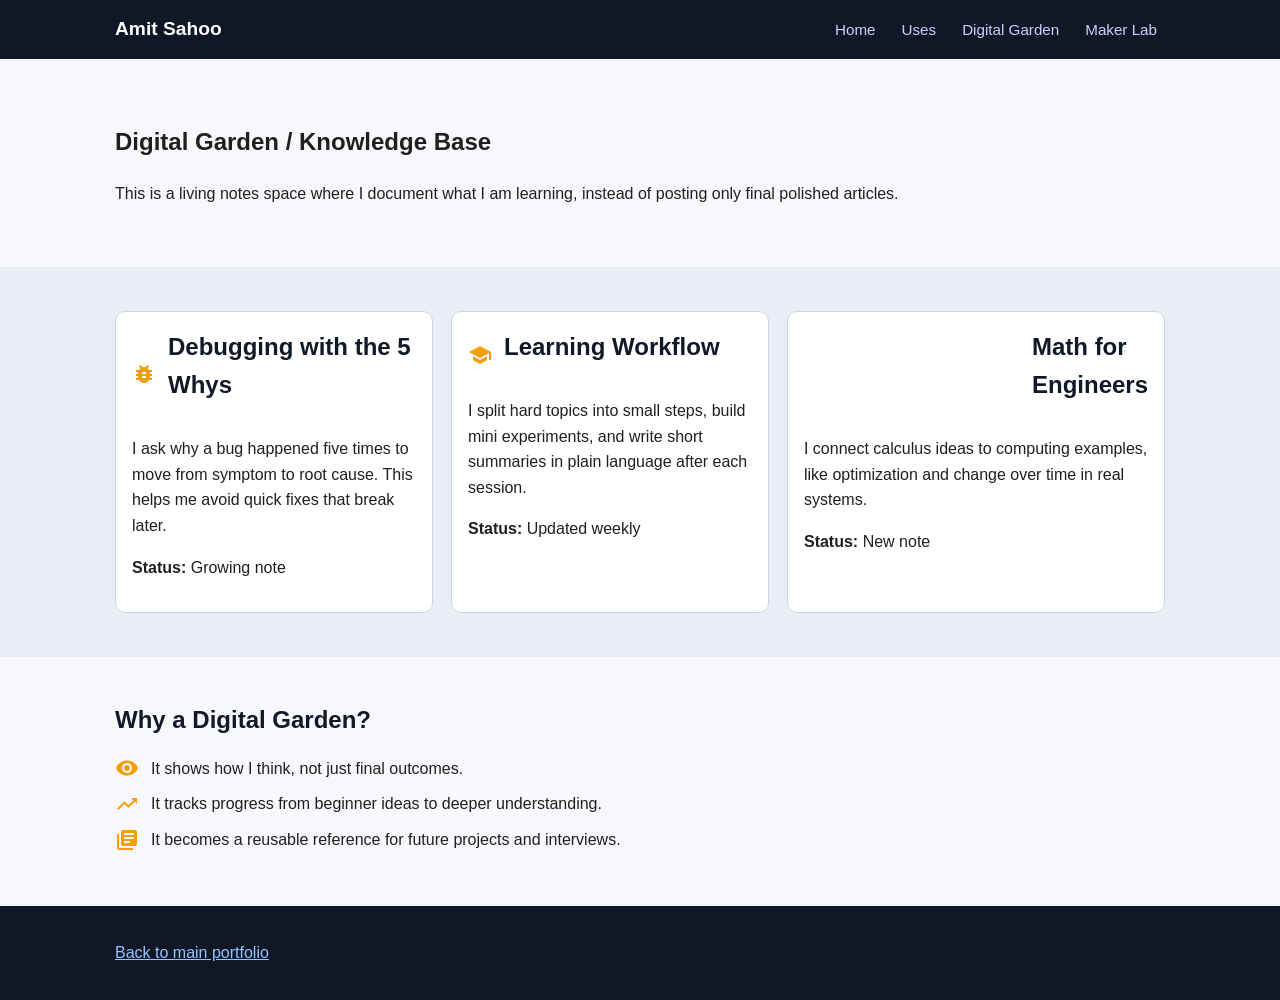
<file: digital-garden.html>
<!DOCTYPE html>
<html lang="en">
<head>
  <meta charset="UTF-8">
  <meta name="viewport" content="width=device-width, initial-scale=1.0">
  <title>Digital Garden | Amit Sahoo</title>
  <link rel="stylesheet" href="style.css">
  <!-- Google Material Icons library for great-looking skill icons -->
  <link rel="stylesheet" href="https://fonts.googleapis.com/icon?family=Material+Icons">
</head>
<body>
  <header class="site-header">
    <div class="container header-row">
      <a class="site-title" href="./index.html">Amit Sahoo</a>
      <nav>
        <ul class="nav-list">
          <li><a href="./index.html">Home</a></li>
          <li><a href="./uses.html">Uses</a></li>
          <li><a href="./digital-garden.html">Digital Garden</a></li>
          <li><a href="./maker-lab.html">Maker Lab</a></li>
        </ul>
      </nav>
    </div>
  </header>

  <main>
    <section class="section container">
      <h1>Digital Garden / Knowledge Base</h1>
      <p>
        This is a living notes space where I document what I am learning,
        instead of posting only final polished articles.
      </p>
    </section>

    <section class="section section-muted">
      <div class="container card-row">
        <!-- Note card 1: debugging method with icon -->
        <article class="card">
          <div class="card-icon-header">
            <span class="material-icons card-icon">bug_report</span>
            <h2>Debugging with the 5 Whys</h2>
          </div>
          <p>
            I ask why a bug happened five times to move from symptom
            to root cause. This helps me avoid quick fixes that break later.
          </p>
          <p><strong>Status:</strong> Growing note</p>
        </article>

        <!-- Note card 2: study process with icon -->
        <article class="card">
          <div class="card-icon-header">
            <span class="material-icons card-icon">school</span>
            <h2>Learning Workflow</h2>
          </div>
          <p>
            I split hard topics into small steps, build mini experiments,
            and write short summaries in plain language after each session.
          </p>
          <p><strong>Status:</strong> Updated weekly</p>
        </article>

        <!-- Note card 3: calculus + coding connection with icon -->
        <article class="card">
          <div class="card-icon-header">
            <span class="material-icons card-icon">calculate</span>
            <h2>Math for Engineers</h2>
          </div>
          <p>
            I connect calculus ideas to computing examples,
            like optimization and change over time in real systems.
          </p>
          <p><strong>Status:</strong> New note</p>
        </article>
      </div>
    </section>

    <section class="section container">
      <h2>Why a Digital Garden?</h2>
      <ul class="icon-list">
        <li><span class="material-icons list-icon">visibility</span> It shows how I think, not just final outcomes.</li>
        <li><span class="material-icons list-icon">trending_up</span> It tracks progress from beginner ideas to deeper understanding.</li>
        <li><span class="material-icons list-icon">library_books</span> It becomes a reusable reference for future projects and interviews.</li>
      </ul>
    </section>
  </main>

  <footer class="site-footer">
    <div class="container">
      <p><a href="./index.html">Back to main portfolio</a></p>
    </div>
  </footer>
</body>
</html>
</file>
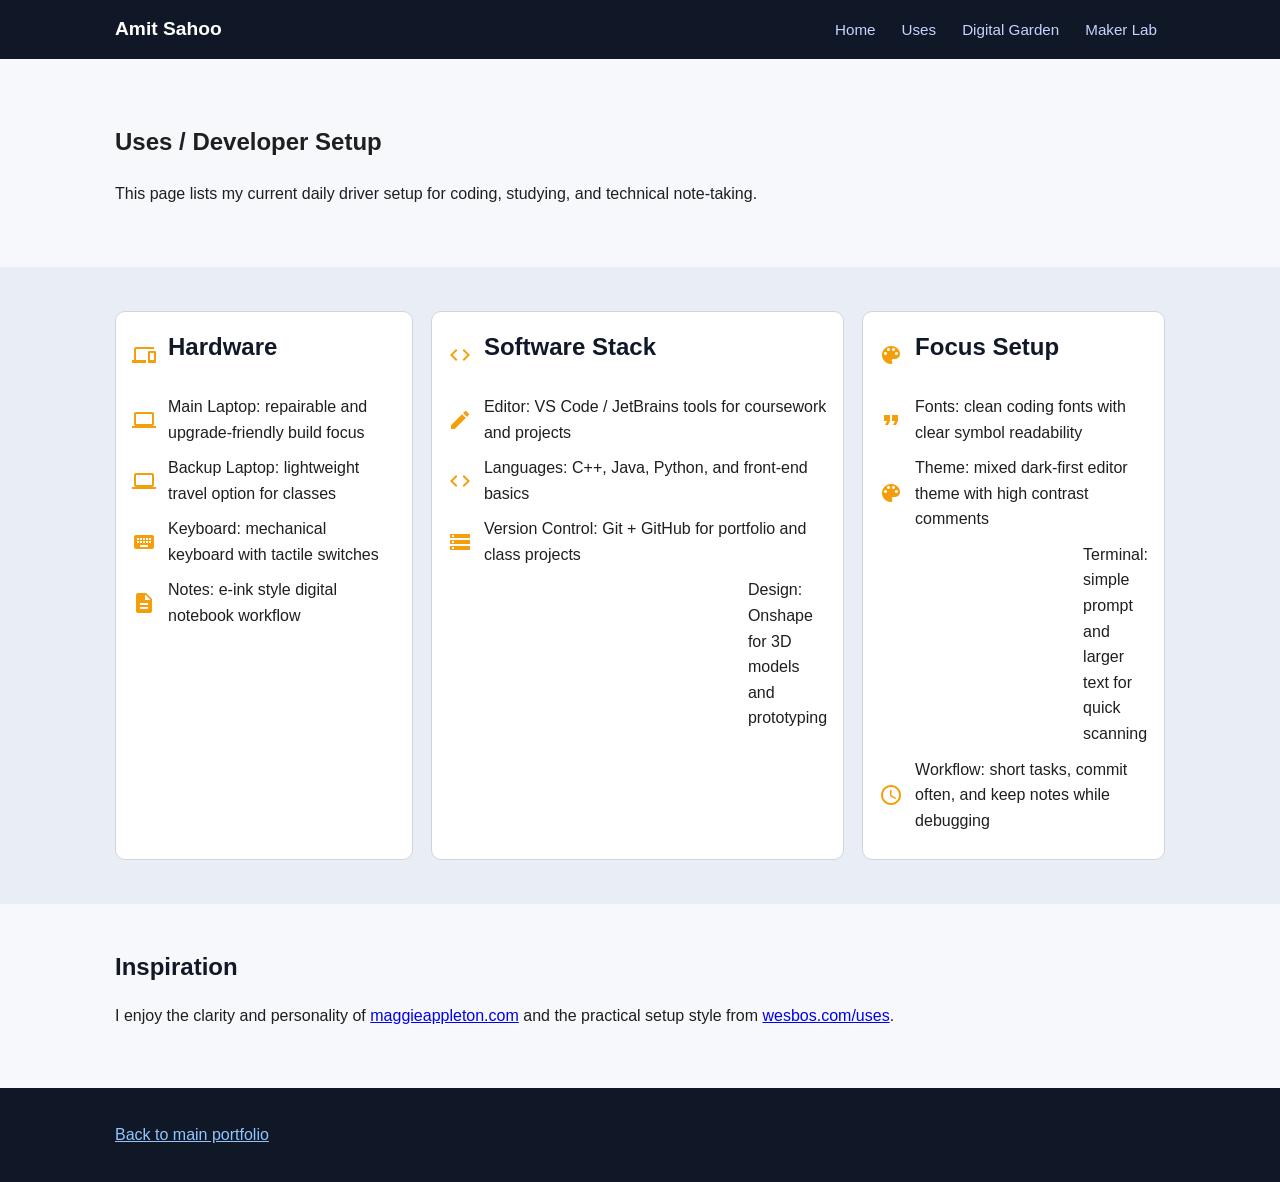
<file: uses.html>
<!DOCTYPE html>
<html lang="en">
<head>
  <meta charset="UTF-8">
  <meta name="viewport" content="width=device-width, initial-scale=1.0">
  <title>Uses | Amit Sahoo</title>
  <link rel="stylesheet" href="style.css">
  <!-- Google Material Icons library for great-looking skill icons -->
  <link rel="stylesheet" href="https://fonts.googleapis.com/icon?family=Material+Icons">
</head>
<body>
  <!-- Shared navigation to move between pages quickly -->
  <header class="site-header">
    <div class="container header-row">
      <a class="site-title" href="./index.html">Amit Sahoo</a>
      <nav>
        <ul class="nav-list">
          <li><a href="./index.html">Home</a></li>
          <li><a href="./uses.html">Uses</a></li>
          <li><a href="./digital-garden.html">Digital Garden</a></li>
          <li><a href="./maker-lab.html">Maker Lab</a></li>
        </ul>
      </nav>
    </div>
  </header>

  <main>
    <section class="section container">
      <h1>Uses / Developer Setup</h1>
      <p>
        This page lists my current daily driver setup for coding, studying,
        and technical note-taking.
      </p>
    </section>

    <section class="section section-muted">
      <div class="container card-row">
        <!-- Hardware list with icons -->
        <article class="card">
          <div class="card-icon-header">
            <span class="material-icons card-icon">devices</span>
            <h2>Hardware</h2>
          </div>
          <ul class="icon-list">
            <li><span class="material-icons list-icon">laptop</span> Main Laptop: repairable and upgrade-friendly build focus</li>
            <li><span class="material-icons list-icon">laptop</span> Backup Laptop: lightweight travel option for classes</li>
            <li><span class="material-icons list-icon">keyboard</span> Keyboard: mechanical keyboard with tactile switches</li>
            <li><span class="material-icons list-icon">description</span> Notes: e-ink style digital notebook workflow</li>
          </ul>
        </article>

        <!-- Software list with icons -->
        <article class="card">
          <div class="card-icon-header">
            <span class="material-icons card-icon">code</span>
            <h2>Software Stack</h2>
          </div>
          <ul class="icon-list">
            <li><span class="material-icons list-icon">edit</span> Editor: VS Code / JetBrains tools for coursework and projects</li>
            <li><span class="material-icons list-icon">code</span> Languages: C++, Java, Python, and front-end basics</li>
            <li><span class="material-icons list-icon">storage</span> Version Control: Git + GitHub for portfolio and class projects</li>
            <li><span class="material-icons list-icon">construction</span> Design: Onshape for 3D models and prototyping</li>
          </ul>
        </article>

        <!-- Personal customization details with icons -->
        <article class="card">
          <div class="card-icon-header">
            <span class="material-icons card-icon">palette</span>
            <h2>Focus Setup</h2>
          </div>
          <ul class="icon-list">
            <li><span class="material-icons list-icon">format_quote</span> Fonts: clean coding fonts with clear symbol readability</li>
            <li><span class="material-icons list-icon">palette</span> Theme: mixed dark-first editor theme with high contrast comments</li>
            <li><span class="material-icons list-icon">terminal</span> Terminal: simple prompt and larger text for quick scanning</li>
            <li><span class="material-icons list-icon">schedule</span> Workflow: short tasks, commit often, and keep notes while debugging</li>
          </ul>
        </article>
      </div>
    </section>

    <section class="section container">
      <h2>Inspiration</h2>
      <p>
        I enjoy the clarity and personality of
        <a href="https://maggieappleton.com/" target="_blank" rel="noopener noreferrer">maggieappleton.com</a>
        and the practical setup style from
        <a href="https://wesbos.com/uses" target="_blank" rel="noopener noreferrer">wesbos.com/uses</a>.
      </p>
    </section>
  </main>

  <footer class="site-footer">
    <div class="container">
      <p><a href="./index.html">Back to main portfolio</a></p>
    </div>
  </footer>
</body>
</html>
</file>
<file: style.css>
/* ------------------------------
   Basic page styles
   ------------------------------ */

* {
  box-sizing: border-box;
}

body {
  margin: 0;
  font-family: Arial, sans-serif;
  line-height: 1.6;
  color: #1f1f1f;
  background-color: #f7f8fb;
}

img {
  max-width: 100%;
  display: block;
}

/* Shared width container so content stays readable on large screens */
.container {
  width: 90%;
  max-width: 1050px;
  margin: 0 auto;
}

/* ------------------------------
   Header and navigation
   ------------------------------ */

.site-header {
  background-color: #101827;
  position: sticky;
  top: 0;
  z-index: 20;
}

.header-row {
  display: flex;
  justify-content: space-between;
  align-items: center;
  gap: 16px;
  padding: 14px 0;
}

.site-title {
  color: #ffffff;
  text-decoration: none;
  font-size: 1.2rem;
  font-weight: bold;
}

.nav-list {
  list-style: none;
  display: flex;
  flex-wrap: wrap;
  gap: 10px;
  margin: 0;
  padding: 0;
}

.nav-list a {
  color: #c7d2fe;
  text-decoration: none;
  padding: 6px 8px;
  border-radius: 5px;
  font-size: 0.95rem;
}

.nav-list a:hover {
  background-color: #1f2937;
  color: #ffffff;
}

/* ------------------------------
   Hero section
   ------------------------------ */

.hero-section {
  background-image: url("img/hero-bg.jpg");
  background-size: cover;
  background-position: center;
  min-height: 320px;
}

.hero-overlay {
  background-color: rgba(16, 24, 39, 0.72);
  min-height: 320px;
  display: flex;
  align-items: center;
}

.hero-content {
  color: #ffffff;
  padding: 40px 0;
}

.hero-content h1 {
  margin-top: 0;
  margin-bottom: 8px;
  font-size: 2rem;
}

.button {
  display: inline-block;
  margin-top: 14px;
  background-color: #f59e0b;
  color: #111827;
  text-decoration: none;
  padding: 10px 16px;
  border-radius: 6px;
  font-weight: bold;
}

.button:hover {
  background-color: #fbbf24;
}

/* ------------------------------
   Shared section and card styles
   ------------------------------ */

.section {
  padding: 44px 0;
}

.section-muted {
  background-color: #e9edf5;
}

h2 {
  margin-top: 0;
  margin-bottom: 16px;
  color: #111827;
}

.split-layout {
  display: flex;
  flex-wrap: wrap;
  gap: 20px;
  align-items: center;
}

.profile-image {
  width: 200px;
  border-radius: 10px;
  border: 4px solid #d1d5db;
}

.card-row {
  display: flex;
  flex-wrap: wrap;
  gap: 18px;
}

.card {
  flex: 1 1 220px;
  background-color: #ffffff;
  border: 1px solid #d1d5db;
  border-radius: 10px;
  padding: 16px;
}

.projects-title {
  text-align: center;
  font-size: 2rem;
  color: #334155;
  margin-bottom: 8px;
}

.projects-intro {
  text-align: center;
  color: #64748b;
  max-width: 700px;
  margin: 0 auto 24px;
}

.projects-row {
  align-items: stretch;
  justify-content: center;
}

.project-card {
  display: flex;
  flex-direction: column;
  gap: 10px;
  flex: 1 0 320px;
  max-width: 320px;
  min-width: 300px;
  text-align: center;
  padding: 0 0 16px;
  border-radius: 12px;
  border: 1px solid #e5e7eb;
  box-shadow: 0 2px 10px rgba(15, 23, 42, 0.06);
}

.project-image {
  width: 100%;
  height: 140px;
  object-fit: cover;
  border-radius: 12px 12px 0 0;
  background-color: #e2e8f0;
}

.project-card h3 {
  margin: 4px 16px 0;
  color: #334155;
}

.project-card p {
  margin: 0 16px;
  color: #64748b;
}

.project-button {
  display: inline-block;
  margin-top: 6px;
  padding: 8px 16px;
  border: 2px solid #475569;
  border-radius: 6px;
  color: #334155;
  font-weight: bold;
  text-decoration: none;
}

.project-button:hover {
  background-color: #475569;
  color: #ffffff;
}

.timeline-item {
  background-color: #ffffff;
  border-left: 5px solid #334155;
  padding: 14px 16px;
  margin-bottom: 14px;
  border-radius: 8px;
}

.meta {
  color: #475569;
  font-size: 0.95rem;
}

.simple-list {
  padding-left: 20px;
  margin-bottom: 0;
}

/* ------------------------------
   Footer styles
   ------------------------------ */

.site-footer {
  background-color: #101827;
  color: #e5e7eb;
  padding: 18px 0;
}

.site-footer a {
  color: #93c5fd;
}

/* Icon styles for Material Icons in skill cards */
.card-icon-header {
  display: flex;
  align-items: center;
  gap: 12px;
  margin-bottom: 12px;
}

.card-icon {
  font-size: 28px;
  color: #f59e0b;
}

.card h3 {
  margin: 0;
}

/* Timeline item headers with icons */
.item-header-icon {
  display: flex;
  align-items: center;
  gap: 12px;
  margin-bottom: 8px;
}

.item-icon {
  font-size: 24px;
  color: #f59e0b;
  flex-shrink: 0;
}

.item-header-icon h3 {
  margin: 0;
}

/* Lists with icons (certifications, contact info) */
.icon-list {
  list-style: none;
  padding: 0;
  margin: 0;
}

.icon-list li {
  display: flex;
  align-items: center;
  gap: 12px;
  margin-bottom: 10px;
}

.list-icon {
  font-size: 20px;
  color: #f59e0b;
  flex-shrink: 0;
}

/* Contact section styling */
.contact-list {
  list-style: none;
  padding: 0;
  margin: 0;
}

.contact-list li {
  display: flex;
  align-items: center;
  gap: 12px;
  margin-bottom: 12px;
}

.contact-icon {
  font-size: 22px;
  color: #f59e0b;
  flex-shrink: 0;
}

/* ------------------------------
   Small screen improvements
   ------------------------------ */

@media (max-width: 680px) {
  .header-row {
    flex-direction: column;
    align-items: flex-start;
  }

  .hero-content h1 {
    font-size: 1.6rem;
  }

  .profile-image {
    width: 150px;
  }
}
</file>
